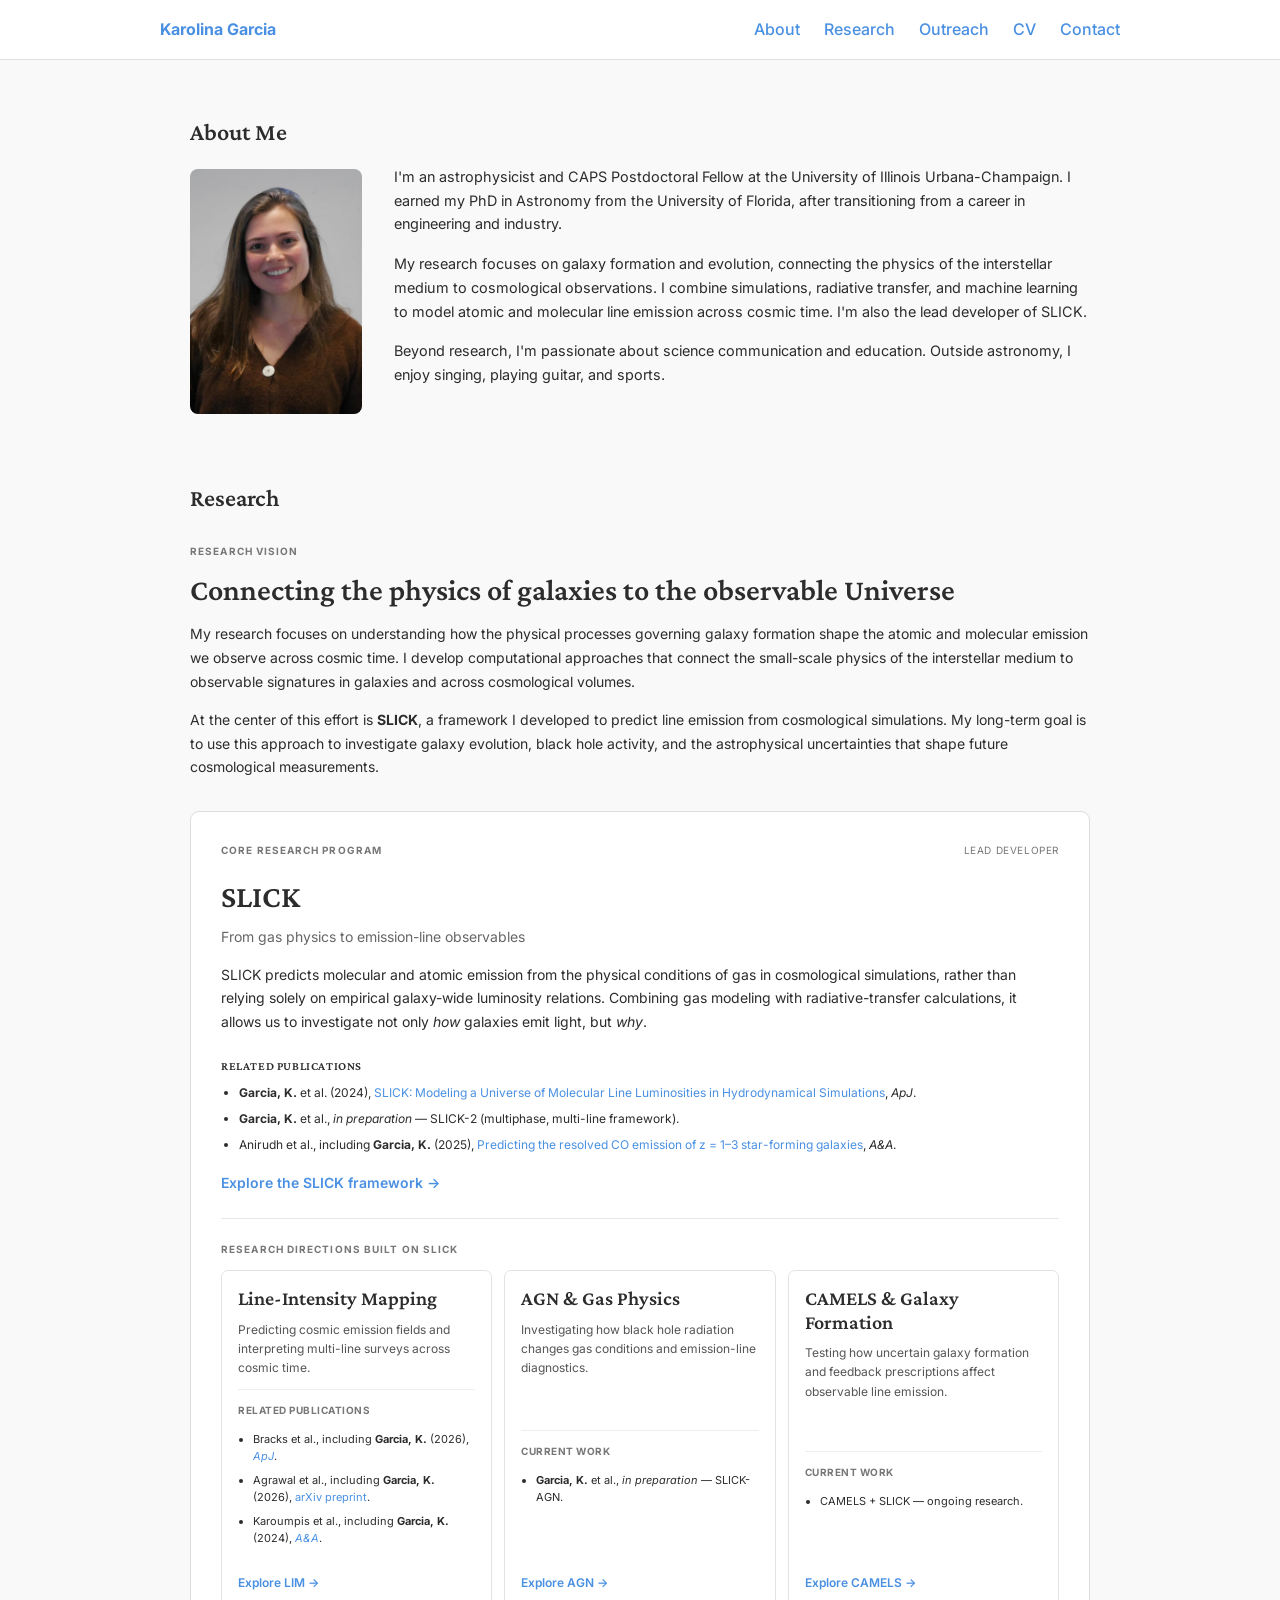
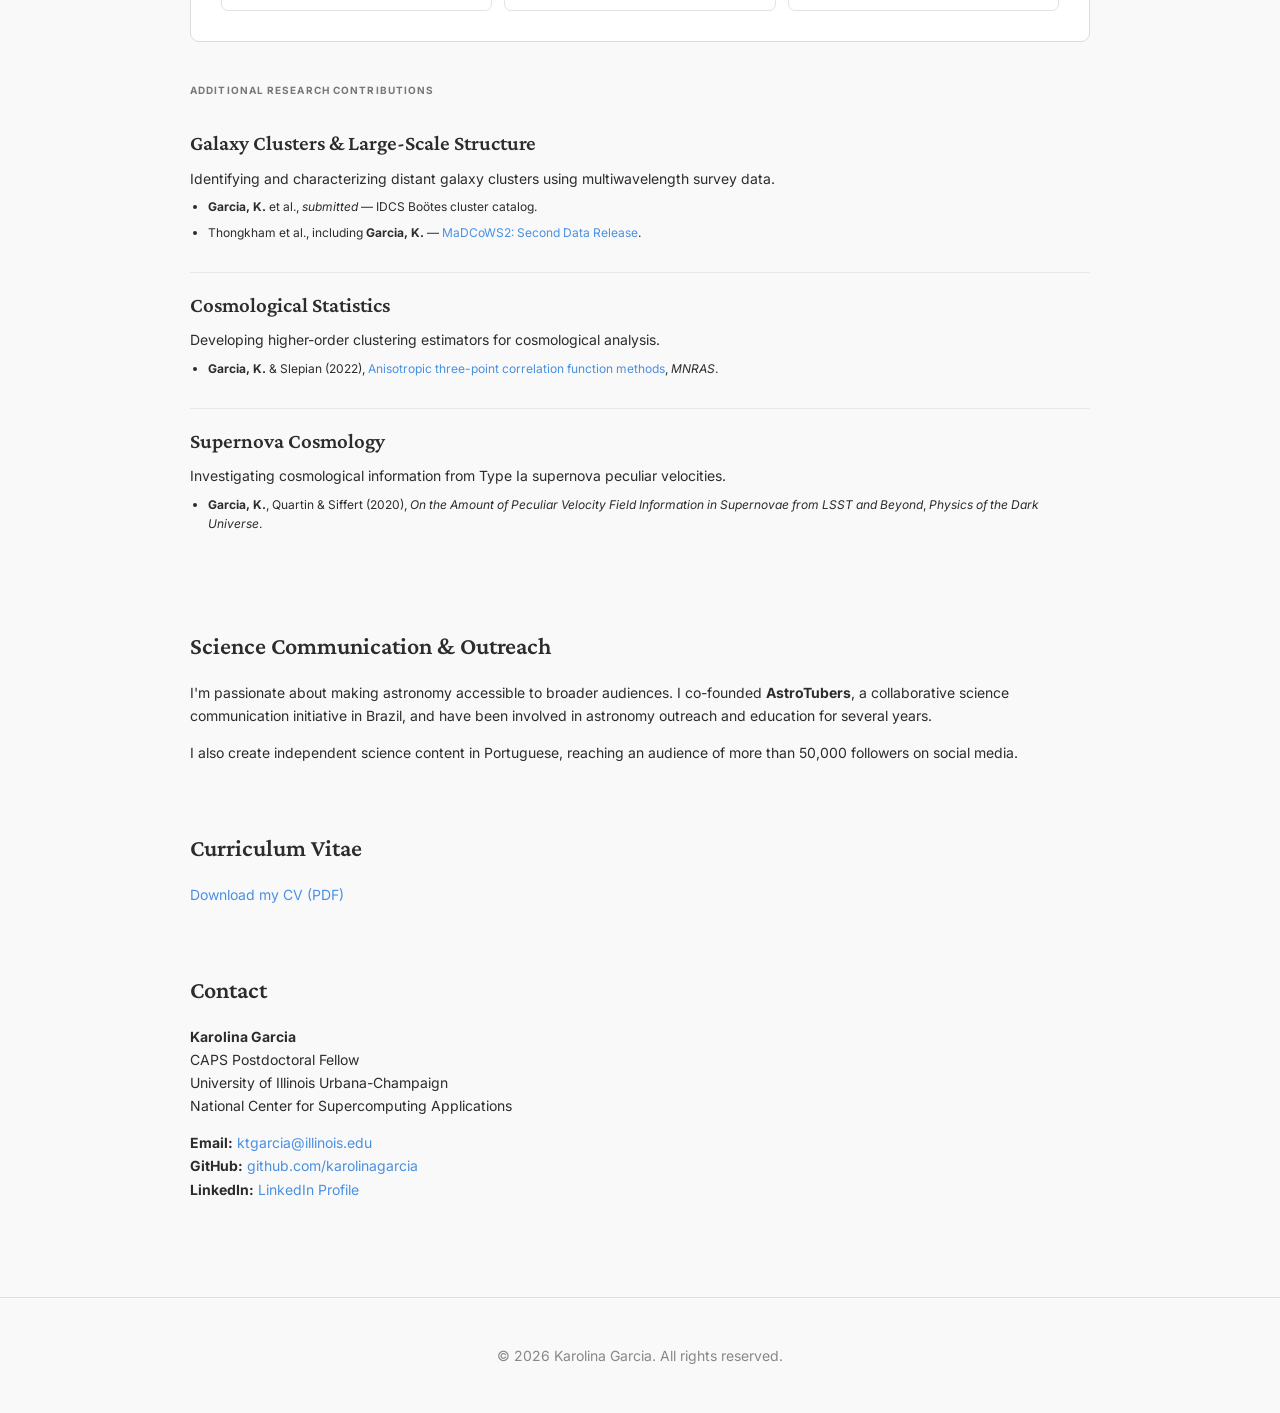
<file: index.html>
<!DOCTYPE html>
<html lang="en">
<head>
  <meta charset="UTF-8">
  <meta name="viewport" content="width=device-width, initial-scale=1.0">

  <title>Karolina Garcia | Astrophysicist</title>

  <meta name="description"
        content="Karolina Garcia is an astrophysicist studying galaxy formation, interstellar medium physics, cosmological simulations, and line-intensity mapping.">

  <link rel="stylesheet" href="./stylesheets/style.css">
</head>

<body>

  <!-- NAVIGATION -->
  <header class="top-nav">
    <div class="nav-container">
      <a href="#home"><strong>Karolina Garcia</strong></a>

      <nav>
        <ul>
          <li><a href="#about">About</a></li>
          <li><a href="#research">Research</a></li>
          <li><a href="#outreach">Outreach</a></li>
          <li><a href="#cv">CV</a></li>
          <li><a href="#contact">Contact</a></li>
        </ul>
      </nav>
    </div>
  </header>


  <main id="home" class="container">

    <!-- ABOUT -->
    <section id="about">
      <h2>About Me</h2>

      <div class="about-flex">
        <img src="./assets/images/avatar/headshot2.jpeg"
             alt="Karolina Garcia"
             class="about-img">

        <div class="about-text">
          <p>
            I'm an astrophysicist and CAPS Postdoctoral Fellow
            at the University of Illinois Urbana-Champaign.
            I earned my PhD in Astronomy from the University
            of Florida, after transitioning from a career
            in engineering and industry.
          </p>

          <p>
            My research focuses on galaxy formation and evolution,
            connecting the physics of the interstellar medium
            to cosmological observations. I combine simulations,
            radiative transfer, and machine learning to model
            atomic and molecular line emission across cosmic time.
            I'm also the lead developer of SLICK.
          </p>

          <p>
            Beyond research, I'm passionate about science
            communication and education. Outside astronomy,
            I enjoy singing, playing guitar, and sports.
          </p>
        </div>
      </div>
    </section>


    <!-- RESEARCH AND PUBLICATIONS -->

    <section id="research" class="research-program">
      <h2>Research</h2>
    
      <div class="research-vision">
        <p class="research-eyebrow">Research vision</p>
        <h3>Connecting the physics of galaxies to the observable Universe</h3>
        <p>My research focuses on understanding how the physical processes governing galaxy formation shape the atomic and molecular emission we observe across cosmic time. I develop computational approaches that connect the small-scale physics of the interstellar medium to observable signatures in galaxies and across cosmological volumes.</p>
        <p>At the center of this effort is <strong>SLICK</strong>, a framework I developed to predict line emission from cosmological simulations. My long-term goal is to use this approach to investigate galaxy evolution, black hole activity, and the astrophysical uncertainties that shape future cosmological measurements.</p>
      </div>
    
      <article class="research-core">
        <div class="research-core-top">
          <p class="research-eyebrow">Core research program</p>
          <span class="research-role">Lead developer</span>
        </div>
        <h3>SLICK</h3>
        <p class="research-subtitle">From gas physics to emission-line observables</p>
        <p>SLICK predicts molecular and atomic emission from the physical conditions of gas in cosmological simulations, rather than relying solely on empirical galaxy-wide luminosity relations. Combining gas modeling with radiative-transfer calculations, it allows us to investigate not only <em>how</em> galaxies emit light, but <em>why</em>.</p>
        <h4>Related publications</h4>
        <ul class="research-pubs">
          <li><strong>Garcia, K.</strong> et al. (2024), <a href="https://doi.org/10.3847/1538-4357/ad642c" target="_blank" rel="noopener noreferrer">SLICK: Modeling a Universe of Molecular Line Luminosities in Hydrodynamical Simulations</a>, <em>ApJ</em>.</li>
          <li><strong>Garcia, K.</strong> et al., <em>in preparation</em> — SLICK-2 (multiphase, multi-line framework).</li>
          <li>Anirudh et al., including <strong>Garcia, K.</strong> (2025), <a href="https://doi.org/10.1051/0004-6361/202453057" target="_blank" rel="noopener noreferrer">Predicting the resolved CO emission of z = 1–3 star-forming galaxies</a>, <em>A&amp;A</em>.</li>
        </ul>
        <p class="research-link"><a href="./research/slick.html">Explore the SLICK framework &rarr;</a></p>
    
        <div class="research-directions">
          <p class="research-eyebrow">Research directions built on SLICK</p>
          <div class="research-direction-grid">
            <article class="research-direction">
              <h4>Line-Intensity Mapping</h4>
              <p>Predicting cosmic emission fields and interpreting multi-line surveys across cosmic time.</p>
              <h5>Related publications</h5>
              <ul class="research-pubs">
                <li>Bracks et al., including <strong>Garcia, K.</strong> (2026), <a href="https://doi.org/10.3847/1538-4357/ae75b5" target="_blank" rel="noopener noreferrer"><em>ApJ</em></a>.</li>
                <li>Agrawal et al., including <strong>Garcia, K.</strong> (2026), <a href="https://doi.org/10.48550/arXiv.2602.24120" target="_blank" rel="noopener noreferrer">arXiv preprint</a>.</li>
                <li>Karoumpis et al., including <strong>Garcia, K.</strong> (2024), <a href="https://ui.adsabs.harvard.edu/abs/2024A%26A...691A.262K/abstract" target="_blank" rel="noopener noreferrer"><em>A&amp;A</em></a>.</li>
              </ul>
              <a class="research-card-link" href="./research/slick-lim.html">Explore LIM &rarr;</a>
            </article>
    
            <article class="research-direction">
              <h4>AGN &amp; Gas Physics</h4>
              <p>Investigating how black hole radiation changes gas conditions and emission-line diagnostics.</p>
              <h5>Current work</h5>
              <ul class="research-pubs">
                <li><strong>Garcia, K.</strong> et al., <em>in preparation</em> — SLICK-AGN.</li>
              </ul>
              <a class="research-card-link" href="./research/slick-agn.html">Explore AGN &rarr;</a>
            </article>
    
            <article class="research-direction">
              <h4>CAMELS &amp; Galaxy Formation</h4>
              <p>Testing how uncertain galaxy formation and feedback prescriptions affect observable line emission.</p>
              <h5>Current work</h5>
              <ul class="research-pubs">
                <li>CAMELS + SLICK — ongoing research.</li>
              </ul>
              <a class="research-card-link" href="./research/slick-camels.html">Explore CAMELS &rarr;</a>
            </article>
          </div>
        </div>
      </article>
    
      <div class="research-additional">
        <p class="research-eyebrow">Additional research contributions</p>
    
        <article class="research-other">
          <h3>Galaxy Clusters &amp; Large-Scale Structure</h3>
          <p>Identifying and characterizing distant galaxy clusters using multiwavelength survey data.</p>
          <ul class="research-pubs">
            <li><strong>Garcia, K.</strong> et al., <em>submitted</em> — IDCS Boötes cluster catalog.</li>
            <li>Thongkham et al., including <strong>Garcia, K.</strong> — <a href="https://arxiv.org/abs/2410.15303" target="_blank" rel="noopener noreferrer">MaDCoWS2: Second Data Release</a>.</li>
          </ul>
        </article>
    
        <article class="research-other">
          <h3>Cosmological Statistics</h3>
          <p>Developing higher-order clustering estimators for cosmological analysis.</p>
          <ul class="research-pubs">
            <li><strong>Garcia, K.</strong> &amp; Slepian (2022), <a href="https://academic.oup.com/mnras/article/515/1/1199/6604894" target="_blank" rel="noopener noreferrer">Anisotropic three-point correlation function methods</a>, <em>MNRAS</em>.</li>
          </ul>
        </article>
    
        <article class="research-other">
          <h3>Supernova Cosmology</h3>
          <p>Investigating cosmological information from Type Ia supernova peculiar velocities.</p>
          <ul class="research-pubs">
            <li><strong>Garcia, K.</strong>, Quartin &amp; Siffert (2020), <em>On the Amount of Peculiar Velocity Field Information in Supernovae from LSST and Beyond</em>, <em>Physics of the Dark Universe</em>.</li>
          </ul>
        </article>
      </div>
    </section>



    <!-- OUTREACH -->
    <section id="outreach">
      <h2>Science Communication &amp; Outreach</h2>

      <p>
        I'm passionate about making astronomy accessible
        to broader audiences. I co-founded
        <strong>AstroTubers</strong>, a collaborative
        science communication initiative in Brazil,
        and have been involved in astronomy outreach
        and education for several years.
      </p>

      <p>
        I also create independent science content in
        Portuguese, reaching an audience of more than
        50,000 followers on social media.
      </p>
    </section>


    <!-- CV -->
    <section id="cv">
      <h2>Curriculum Vitae</h2>

      <p>
        <a href="./assets/KGarcia_CV_2026.pdf"
           target="_blank" rel="noopener noreferrer">
          Download my CV (PDF)
        </a>
      </p>
    </section>



    <!-- CONTACT -->
    <section id="contact">
      <h2>Contact</h2>
    
      <p>
        <strong>Karolina Garcia</strong><br>
        CAPS Postdoctoral Fellow<br>
        University of Illinois Urbana-Champaign<br>
        National Center for Supercomputing Applications
      </p>
    
      <p>
        <strong>Email:</strong>
        <a href="mailto:ktgarcia@illinois.edu">
          ktgarcia@illinois.edu
        </a>
        <br>
    
        <strong>GitHub:</strong>
        <a href="https://github.com/karolinagarcia"
           target="_blank" rel="noopener noreferrer">
          github.com/karolinagarcia
        </a>
        <br>
    
        <strong>LinkedIn:</strong>
        <a href="https://linkedin.com/in/karolinagarcia"
           target="_blank" rel="noopener noreferrer">
          LinkedIn Profile
        </a>
      </p>
    </section>


  </main>


  <!-- FOOTER -->
  <footer>
    <p>&copy; 2026 Karolina Garcia. All rights reserved.</p>
  </footer>

</body>
</html>
</file>
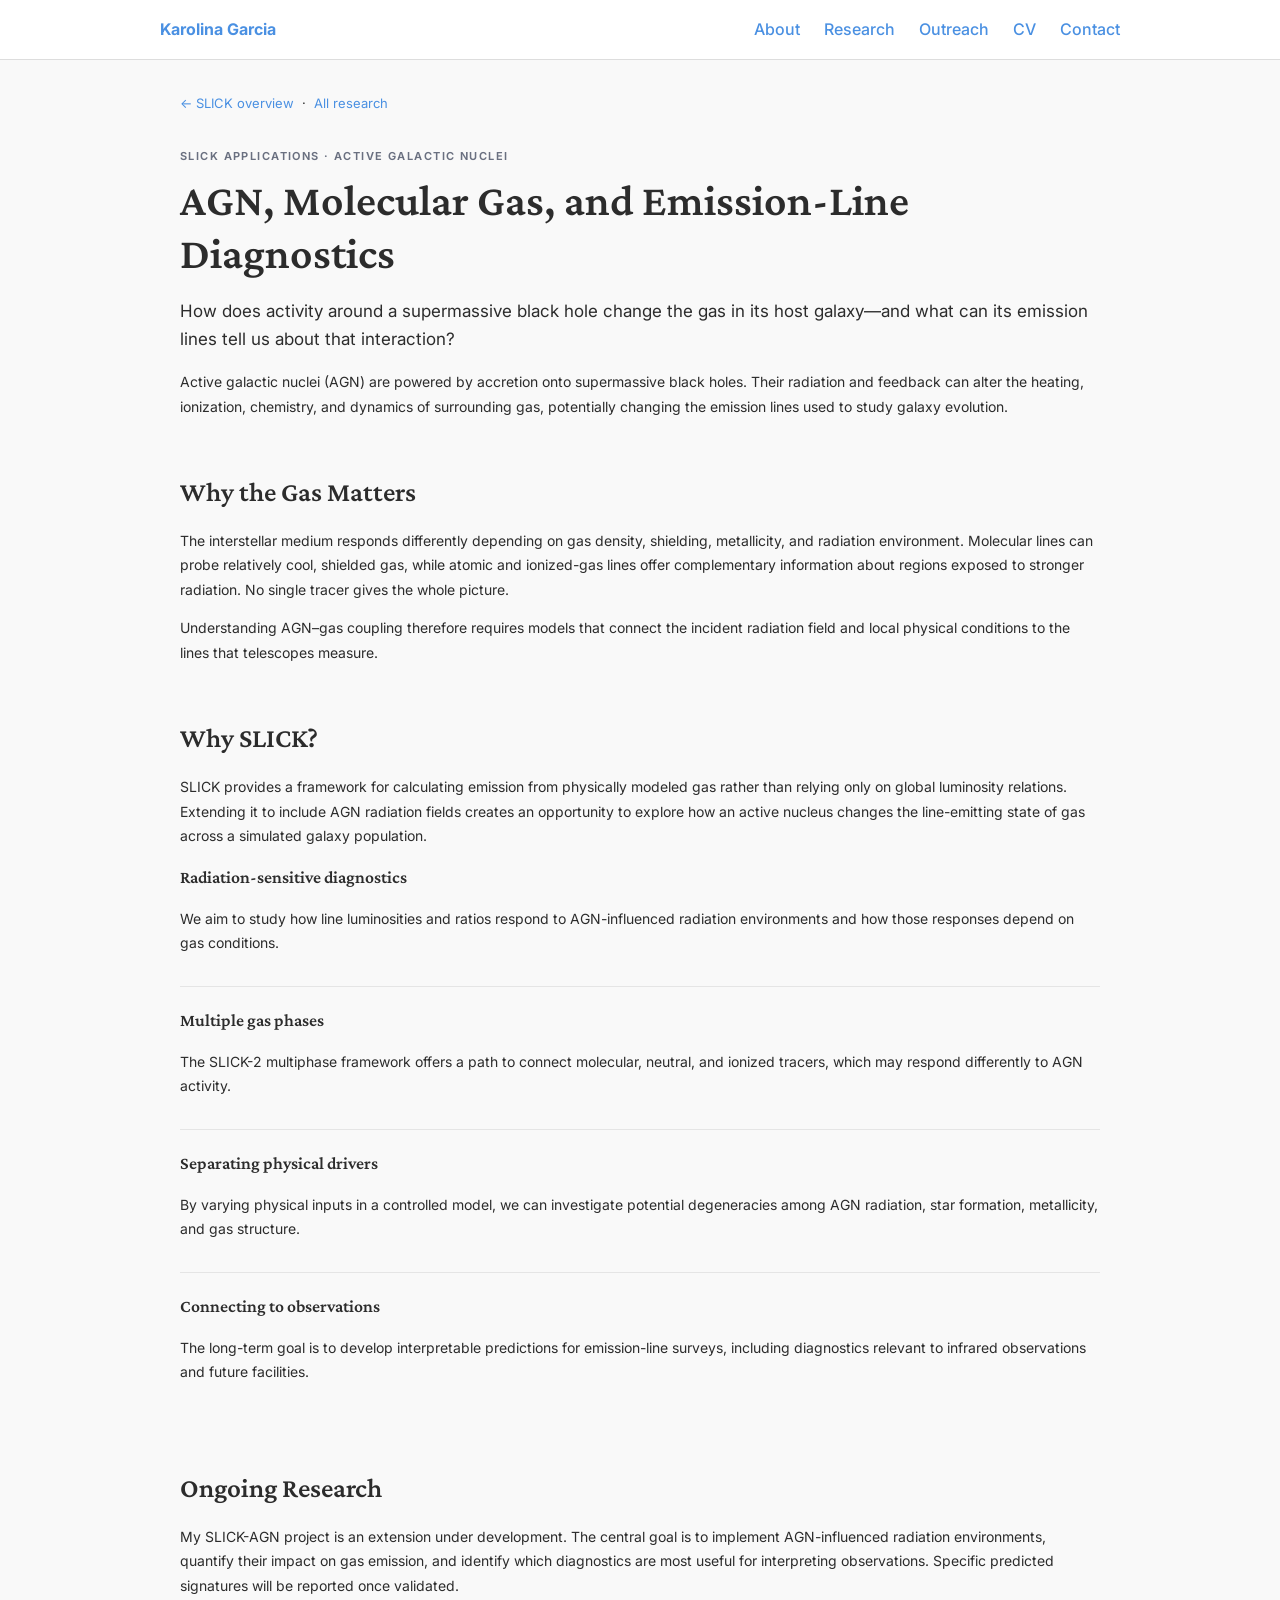
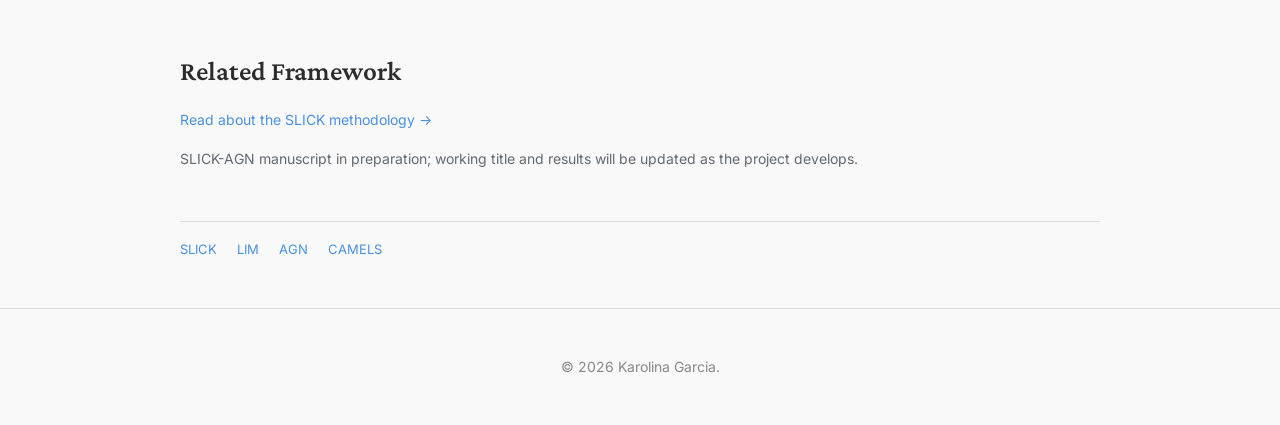
<file: research/slick-agn.html>
<!DOCTYPE html><html lang="en"><head><meta charset="UTF-8"><meta name="viewport" content="width=device-width,initial-scale=1"><meta name="description" content="Using SLICK to investigate how AGN radiation affects the ISM and emission-line diagnostics."><title>SLICK for AGN — Karolina Garcia</title><link rel="stylesheet" href="../stylesheets/style.css"><style>
.project-page{max-width:920px}.project-page section{margin:0 0 3.1rem}.project-page h1{font-family:'Crimson Pro',serif;font-size:clamp(2rem,4vw,2.75rem);line-height:1.2;margin:.55rem 0 1rem}.project-page h2{font-family:'Crimson Pro',serif;font-size:1.7rem;margin:0 0 .85rem}.project-page h3{font-size:1.1rem;margin:0 0 .5rem}.project-page p,.project-page li{font-size:14px;line-height:1.75}.project-page .lead{font-size:17px;line-height:1.65}.project-page .eyebrow{font-size:11px;letter-spacing:.13em;text-transform:uppercase;color:#6a7080;font-weight:650}.project-page .back{font-size:13px;margin:0 0 2rem}.project-page .statement{border-left:3px solid #4a90e2;padding:.6rem 1rem;margin:1.4rem 0;font-family:'Crimson Pro',serif;font-size:1.35rem;line-height:1.5}.project-page figure{margin:1.5rem 0}.project-page figure img{display:block;width:100%;height:auto;border-radius:5px}.project-page figcaption{font-size:12px;line-height:1.55;color:#626971;margin-top:.6rem}.project-page .feature{padding:0 0 1rem;border-bottom:1px solid #e5e5e5;margin-bottom:1.2rem}.project-page .feature:last-child{border-bottom:0}.project-page .application-grid{display:grid;grid-template-columns:repeat(3,minmax(0,1fr));gap:1rem;margin:1.4rem 0}.project-page .application{border:1px solid #ddd;border-radius:8px;padding:1.15rem;background:white;display:flex;flex-direction:column;gap:.6rem}.project-page .application p{margin:0;flex:1}.project-page .application a{font-size:13px;font-weight:600}.project-page .muted{color:#626971}.project-page .reading{padding-left:1.2rem}.project-page .reading li{margin-bottom:.65rem}.project-page .subnav{font-size:13px;padding:1rem 0;border-top:1px solid #ddd}.project-page .subnav a{margin-right:1.25rem;display:inline-block}.project-page .kicker{font-size:12px;color:#626971}.project-page a{overflow-wrap:anywhere}@media(max-width:720px){.project-page .application-grid{grid-template-columns:1fr}.project-page .lead{font-size:16px}.project-page h2{font-size:1.5rem}}
</style></head><body><header class="top-nav"><div class="nav-container"><a href="../index.html"><strong>Karolina Garcia</strong></a><nav aria-label="Main navigation"><ul><li><a href="../index.html#about">About</a></li><li><a href="../index.html#research">Research</a></li><li><a href="../index.html#outreach">Outreach</a></li><li><a href="../index.html#cv">CV</a></li><li><a href="../index.html#contact">Contact</a></li></ul></nav></div></header><main class="container project-page"><p class="back"><a href="./slick.html">&larr; SLICK overview</a> &nbsp;·&nbsp; <a href="../index.html#research">All research</a></p><section><div class="eyebrow">SLICK applications · Active galactic nuclei</div><h1>AGN, Molecular Gas, and Emission-Line Diagnostics</h1><p class="lead">How does activity around a supermassive black hole change the gas in its host galaxy—and what can its emission lines tell us about that interaction?</p><p>Active galactic nuclei (AGN) are powered by accretion onto supermassive black holes. Their radiation and feedback can alter the heating, ionization, chemistry, and dynamics of surrounding gas, potentially changing the emission lines used to study galaxy evolution.</p></section><section><h2>Why the Gas Matters</h2><p>The interstellar medium responds differently depending on gas density, shielding, metallicity, and radiation environment. Molecular lines can probe relatively cool, shielded gas, while atomic and ionized-gas lines offer complementary information about regions exposed to stronger radiation. No single tracer gives the whole picture.</p><p>Understanding AGN–gas coupling therefore requires models that connect the incident radiation field and local physical conditions to the lines that telescopes measure.</p></section><section><h2>Why SLICK?</h2><p>SLICK provides a framework for calculating emission from physically modeled gas rather than relying only on global luminosity relations. Extending it to include AGN radiation fields creates an opportunity to explore how an active nucleus changes the line-emitting state of gas across a simulated galaxy population.</p><div class="feature"><h3>Radiation-sensitive diagnostics</h3><p>We aim to study how line luminosities and ratios respond to AGN-influenced radiation environments and how those responses depend on gas conditions.</p></div><div class="feature"><h3>Multiple gas phases</h3><p>The SLICK-2 multiphase framework offers a path to connect molecular, neutral, and ionized tracers, which may respond differently to AGN activity.</p></div><div class="feature"><h3>Separating physical drivers</h3><p>By varying physical inputs in a controlled model, we can investigate potential degeneracies among AGN radiation, star formation, metallicity, and gas structure.</p></div><div class="feature"><h3>Connecting to observations</h3><p>The long-term goal is to develop interpretable predictions for emission-line surveys, including diagnostics relevant to infrared observations and future facilities.</p></div></section><section><h2>Ongoing Research</h2><p>My SLICK-AGN project is an extension under development. The central goal is to implement AGN-influenced radiation environments, quantify their impact on gas emission, and identify which diagnostics are most useful for interpreting observations. Specific predicted signatures will be reported once validated.</p></section><section><h2>Related Framework</h2><p><a href="./slick.html">Read about the SLICK methodology &rarr;</a></p><p class="muted">SLICK-AGN manuscript in preparation; working title and results will be updated as the project develops.</p></section><nav class="subnav" aria-label="Related SLICK projects"><a href="./slick.html">SLICK</a><a href="./slick-lim.html">LIM</a><a href="./slick-agn.html">AGN</a><a href="./slick-camels.html">CAMELS</a></nav></main><footer><p>&copy; 2026 Karolina Garcia.</p></footer></body></html>
</file>
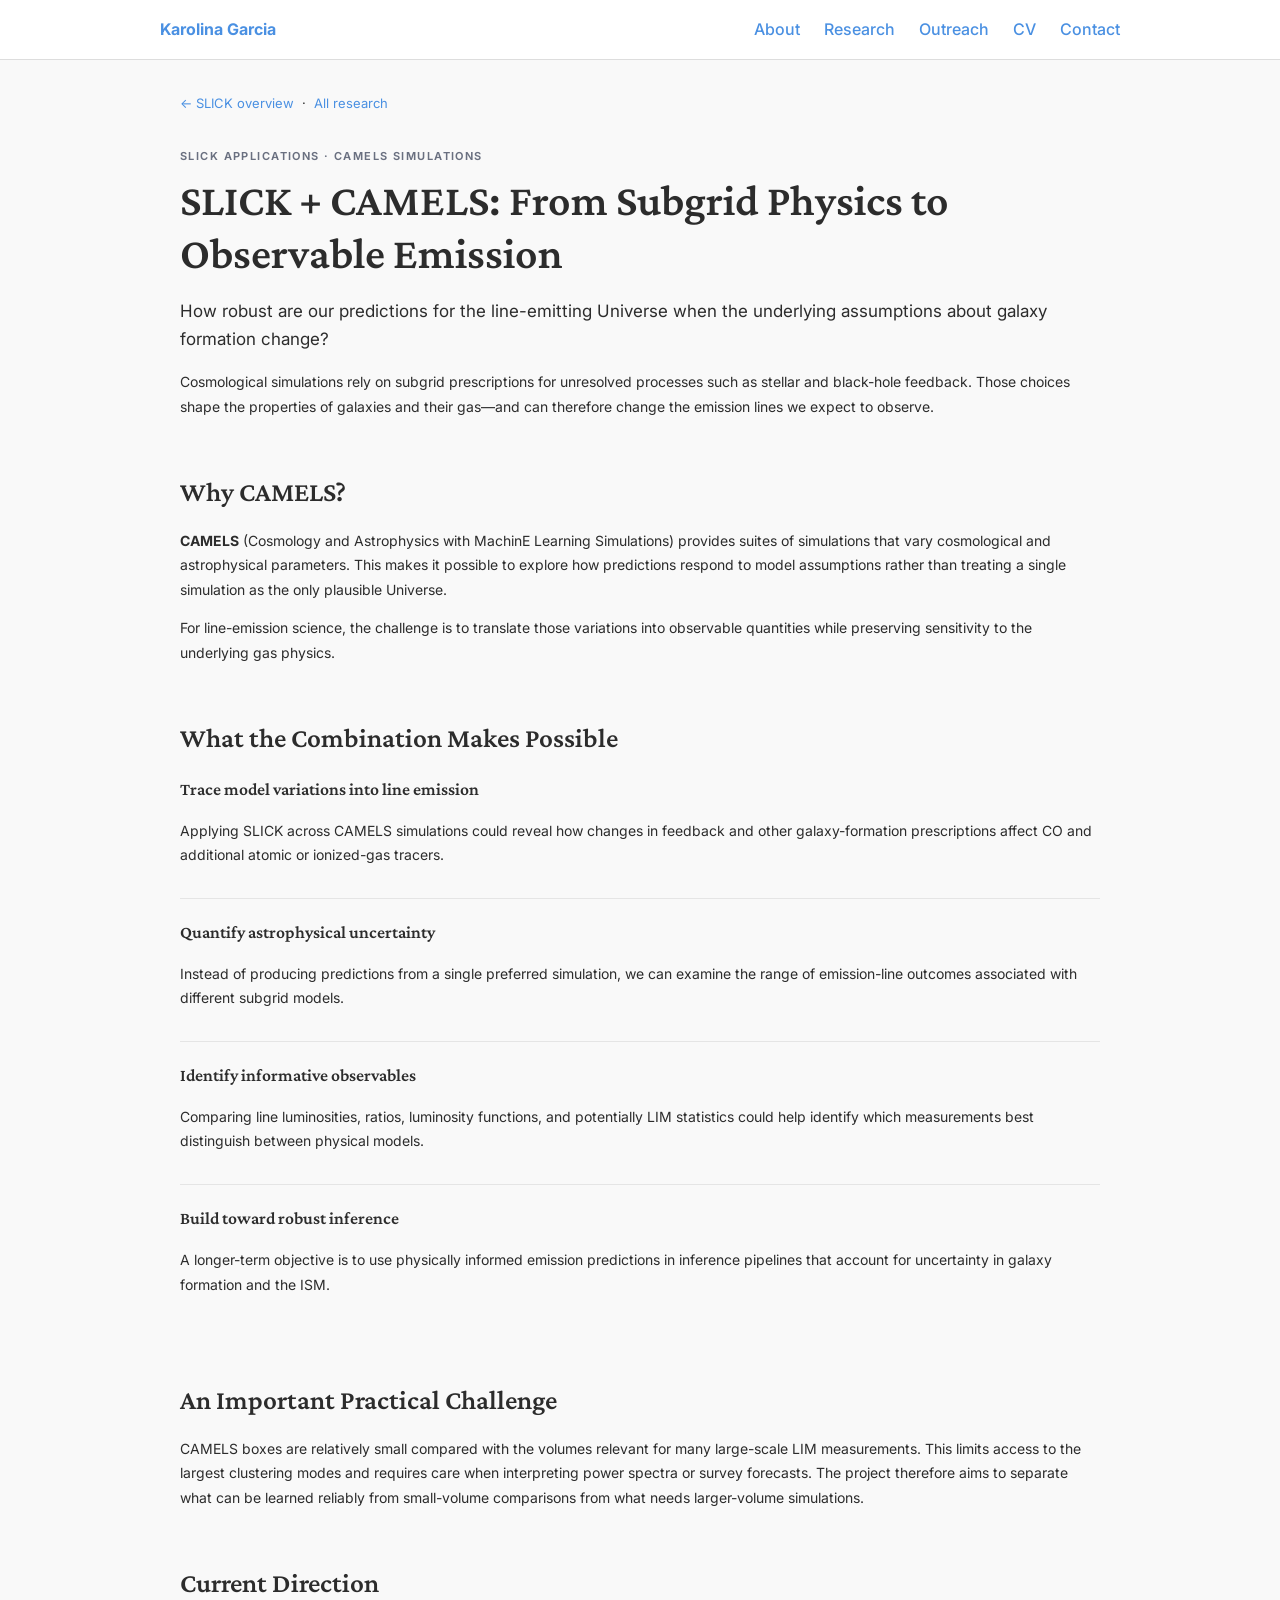
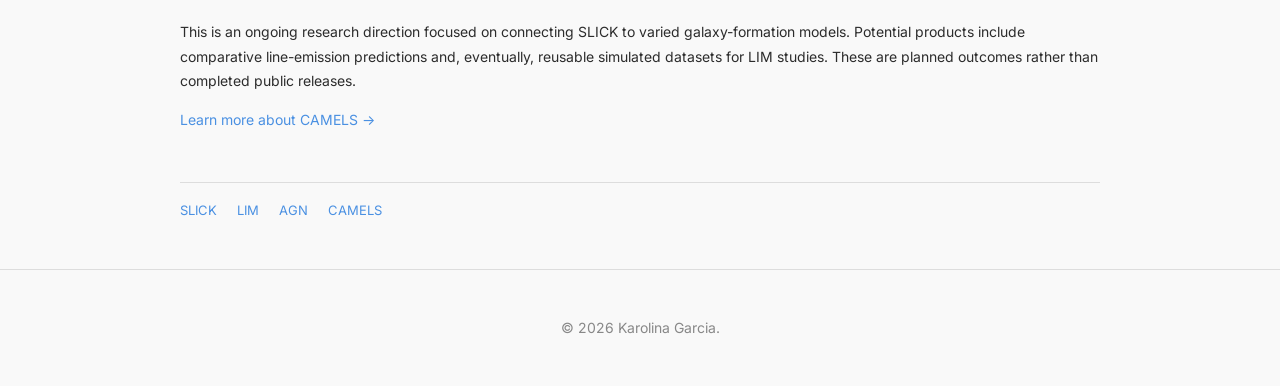
<file: research/slick-camels.html>
<!DOCTYPE html><html lang="en"><head><meta charset="UTF-8"><meta name="viewport" content="width=device-width,initial-scale=1"><meta name="description" content="Using SLICK and CAMELS to investigate uncertainties in galaxy-formation physics and line emission."><title>SLICK + CAMELS — Karolina Garcia</title><link rel="stylesheet" href="../stylesheets/style.css"><style>
.project-page{max-width:920px}.project-page section{margin:0 0 3.1rem}.project-page h1{font-family:'Crimson Pro',serif;font-size:clamp(2rem,4vw,2.75rem);line-height:1.2;margin:.55rem 0 1rem}.project-page h2{font-family:'Crimson Pro',serif;font-size:1.7rem;margin:0 0 .85rem}.project-page h3{font-size:1.1rem;margin:0 0 .5rem}.project-page p,.project-page li{font-size:14px;line-height:1.75}.project-page .lead{font-size:17px;line-height:1.65}.project-page .eyebrow{font-size:11px;letter-spacing:.13em;text-transform:uppercase;color:#6a7080;font-weight:650}.project-page .back{font-size:13px;margin:0 0 2rem}.project-page .statement{border-left:3px solid #4a90e2;padding:.6rem 1rem;margin:1.4rem 0;font-family:'Crimson Pro',serif;font-size:1.35rem;line-height:1.5}.project-page figure{margin:1.5rem 0}.project-page figure img{display:block;width:100%;height:auto;border-radius:5px}.project-page figcaption{font-size:12px;line-height:1.55;color:#626971;margin-top:.6rem}.project-page .feature{padding:0 0 1rem;border-bottom:1px solid #e5e5e5;margin-bottom:1.2rem}.project-page .feature:last-child{border-bottom:0}.project-page .application-grid{display:grid;grid-template-columns:repeat(3,minmax(0,1fr));gap:1rem;margin:1.4rem 0}.project-page .application{border:1px solid #ddd;border-radius:8px;padding:1.15rem;background:white;display:flex;flex-direction:column;gap:.6rem}.project-page .application p{margin:0;flex:1}.project-page .application a{font-size:13px;font-weight:600}.project-page .muted{color:#626971}.project-page .reading{padding-left:1.2rem}.project-page .reading li{margin-bottom:.65rem}.project-page .subnav{font-size:13px;padding:1rem 0;border-top:1px solid #ddd}.project-page .subnav a{margin-right:1.25rem;display:inline-block}.project-page .kicker{font-size:12px;color:#626971}.project-page a{overflow-wrap:anywhere}@media(max-width:720px){.project-page .application-grid{grid-template-columns:1fr}.project-page .lead{font-size:16px}.project-page h2{font-size:1.5rem}}
</style></head><body><header class="top-nav"><div class="nav-container"><a href="../index.html"><strong>Karolina Garcia</strong></a><nav aria-label="Main navigation"><ul><li><a href="../index.html#about">About</a></li><li><a href="../index.html#research">Research</a></li><li><a href="../index.html#outreach">Outreach</a></li><li><a href="../index.html#cv">CV</a></li><li><a href="../index.html#contact">Contact</a></li></ul></nav></div></header><main class="container project-page"><p class="back"><a href="./slick.html">&larr; SLICK overview</a> &nbsp;·&nbsp; <a href="../index.html#research">All research</a></p><section><div class="eyebrow">SLICK applications · CAMELS simulations</div><h1>SLICK + CAMELS: From Subgrid Physics to Observable Emission</h1><p class="lead">How robust are our predictions for the line-emitting Universe when the underlying assumptions about galaxy formation change?</p><p>Cosmological simulations rely on subgrid prescriptions for unresolved processes such as stellar and black-hole feedback. Those choices shape the properties of galaxies and their gas—and can therefore change the emission lines we expect to observe.</p></section><section><h2>Why CAMELS?</h2><p><strong>CAMELS</strong> (Cosmology and Astrophysics with MachinE Learning Simulations) provides suites of simulations that vary cosmological and astrophysical parameters. This makes it possible to explore how predictions respond to model assumptions rather than treating a single simulation as the only plausible Universe.</p><p>For line-emission science, the challenge is to translate those variations into observable quantities while preserving sensitivity to the underlying gas physics.</p></section><section><h2>What the Combination Makes Possible</h2><div class="feature"><h3>Trace model variations into line emission</h3><p>Applying SLICK across CAMELS simulations could reveal how changes in feedback and other galaxy-formation prescriptions affect CO and additional atomic or ionized-gas tracers.</p></div><div class="feature"><h3>Quantify astrophysical uncertainty</h3><p>Instead of producing predictions from a single preferred simulation, we can examine the range of emission-line outcomes associated with different subgrid models.</p></div><div class="feature"><h3>Identify informative observables</h3><p>Comparing line luminosities, ratios, luminosity functions, and potentially LIM statistics could help identify which measurements best distinguish between physical models.</p></div><div class="feature"><h3>Build toward robust inference</h3><p>A longer-term objective is to use physically informed emission predictions in inference pipelines that account for uncertainty in galaxy formation and the ISM.</p></div></section><section><h2>An Important Practical Challenge</h2><p>CAMELS boxes are relatively small compared with the volumes relevant for many large-scale LIM measurements. This limits access to the largest clustering modes and requires care when interpreting power spectra or survey forecasts. The project therefore aims to separate what can be learned reliably from small-volume comparisons from what needs larger-volume simulations.</p></section><section><h2>Current Direction</h2><p>This is an ongoing research direction focused on connecting SLICK to varied galaxy-formation models. Potential products include comparative line-emission predictions and, eventually, reusable simulated datasets for LIM studies. These are planned outcomes rather than completed public releases.</p><p><a href="https://www.camel-simulations.org/" target="_blank" rel="noopener noreferrer">Learn more about CAMELS &rarr;</a></p></section><nav class="subnav" aria-label="Related SLICK projects"><a href="./slick.html">SLICK</a><a href="./slick-lim.html">LIM</a><a href="./slick-agn.html">AGN</a><a href="./slick-camels.html">CAMELS</a></nav></main><footer><p>&copy; 2026 Karolina Garcia.</p></footer></body></html>
</file>
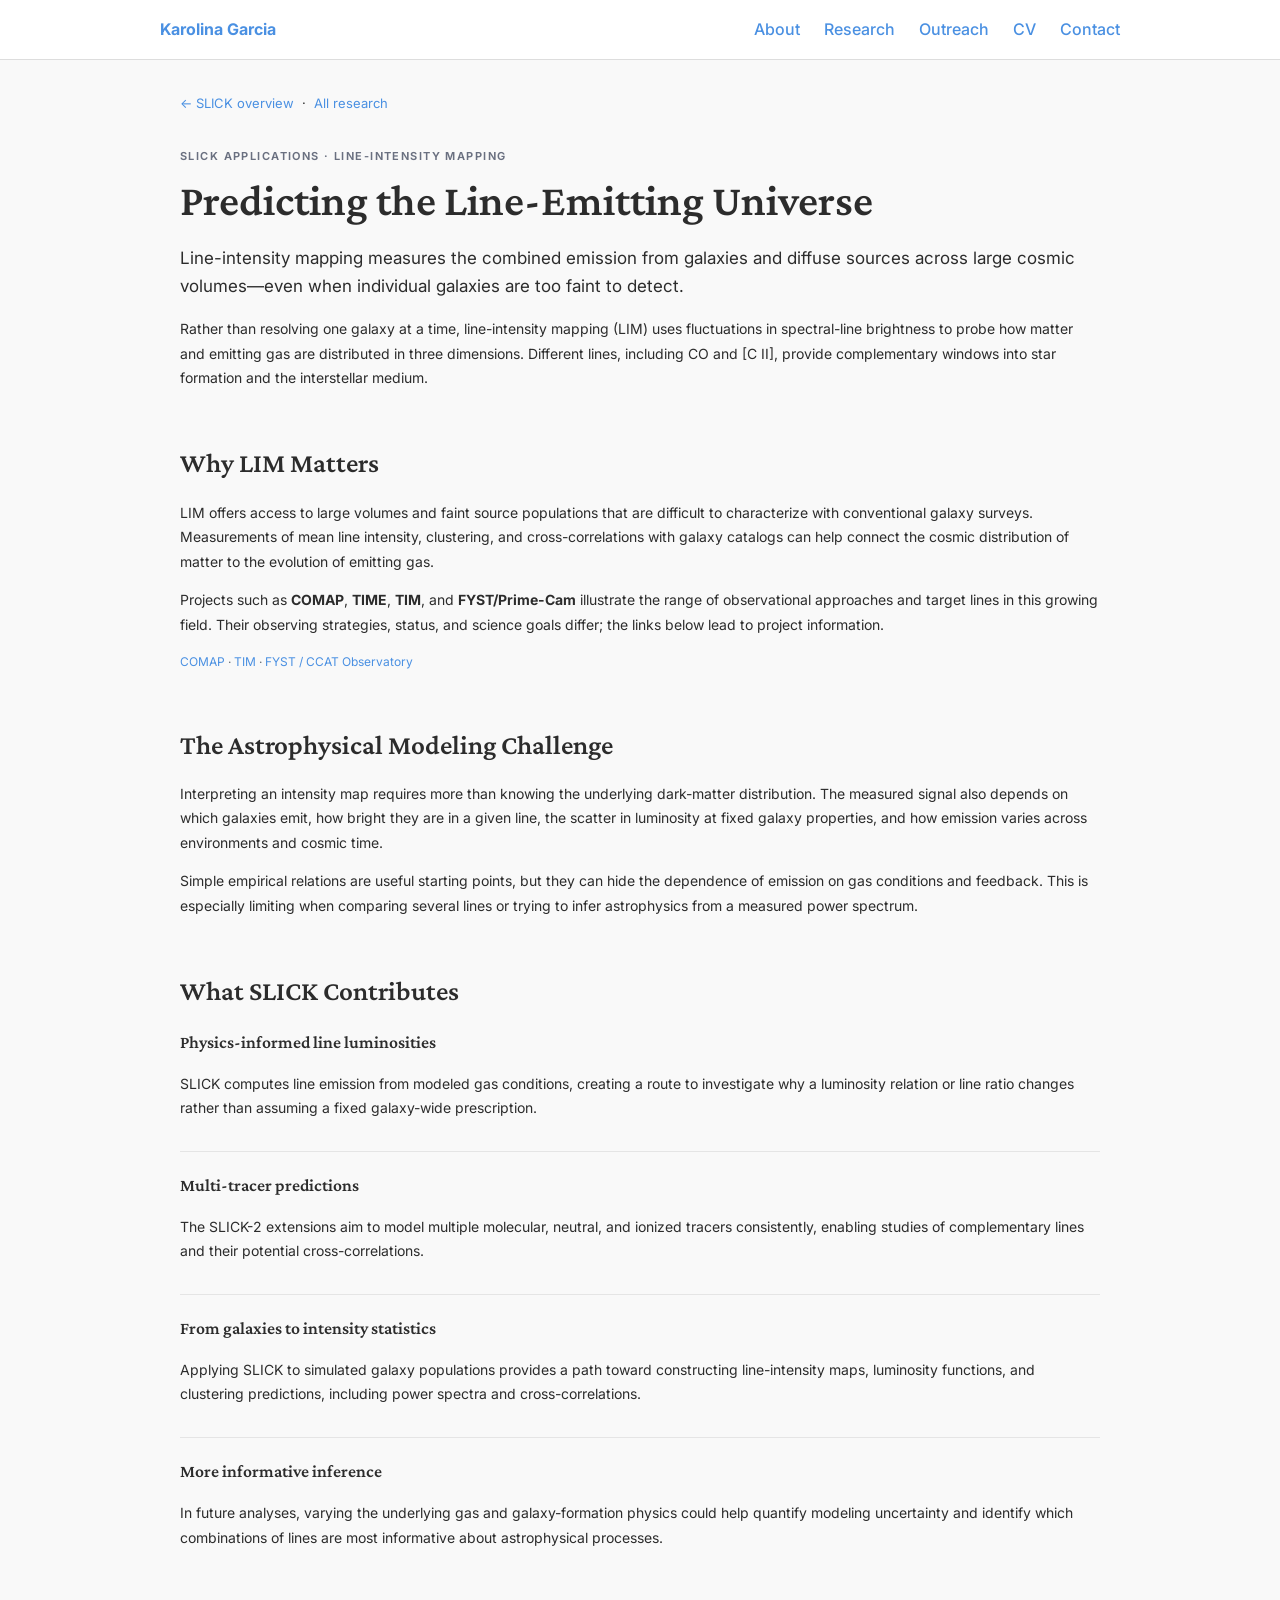
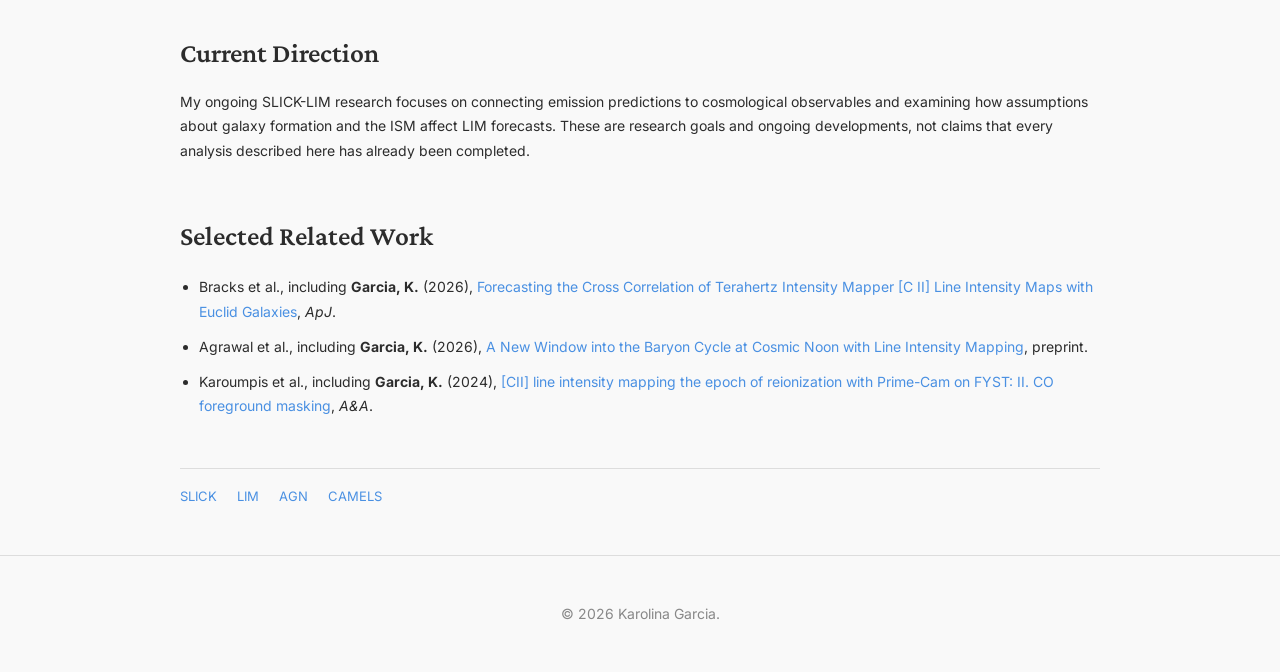
<file: research/slick-lim.html>
<!DOCTYPE html><html lang="en"><head><meta charset="UTF-8"><meta name="viewport" content="width=device-width,initial-scale=1"><meta name="description" content="Why line-intensity mapping needs physics-informed emission models and how SLICK can contribute."><title>SLICK for Line-Intensity Mapping — Karolina Garcia</title><link rel="stylesheet" href="../stylesheets/style.css"><style>
.project-page{max-width:920px}.project-page section{margin:0 0 3.1rem}.project-page h1{font-family:'Crimson Pro',serif;font-size:clamp(2rem,4vw,2.75rem);line-height:1.2;margin:.55rem 0 1rem}.project-page h2{font-family:'Crimson Pro',serif;font-size:1.7rem;margin:0 0 .85rem}.project-page h3{font-size:1.1rem;margin:0 0 .5rem}.project-page p,.project-page li{font-size:14px;line-height:1.75}.project-page .lead{font-size:17px;line-height:1.65}.project-page .eyebrow{font-size:11px;letter-spacing:.13em;text-transform:uppercase;color:#6a7080;font-weight:650}.project-page .back{font-size:13px;margin:0 0 2rem}.project-page .statement{border-left:3px solid #4a90e2;padding:.6rem 1rem;margin:1.4rem 0;font-family:'Crimson Pro',serif;font-size:1.35rem;line-height:1.5}.project-page figure{margin:1.5rem 0}.project-page figure img{display:block;width:100%;height:auto;border-radius:5px}.project-page figcaption{font-size:12px;line-height:1.55;color:#626971;margin-top:.6rem}.project-page .feature{padding:0 0 1rem;border-bottom:1px solid #e5e5e5;margin-bottom:1.2rem}.project-page .feature:last-child{border-bottom:0}.project-page .application-grid{display:grid;grid-template-columns:repeat(3,minmax(0,1fr));gap:1rem;margin:1.4rem 0}.project-page .application{border:1px solid #ddd;border-radius:8px;padding:1.15rem;background:white;display:flex;flex-direction:column;gap:.6rem}.project-page .application p{margin:0;flex:1}.project-page .application a{font-size:13px;font-weight:600}.project-page .muted{color:#626971}.project-page .reading{padding-left:1.2rem}.project-page .reading li{margin-bottom:.65rem}.project-page .subnav{font-size:13px;padding:1rem 0;border-top:1px solid #ddd}.project-page .subnav a{margin-right:1.25rem;display:inline-block}.project-page .kicker{font-size:12px;color:#626971}.project-page a{overflow-wrap:anywhere}@media(max-width:720px){.project-page .application-grid{grid-template-columns:1fr}.project-page .lead{font-size:16px}.project-page h2{font-size:1.5rem}}
</style></head><body><header class="top-nav"><div class="nav-container"><a href="../index.html"><strong>Karolina Garcia</strong></a><nav aria-label="Main navigation"><ul><li><a href="../index.html#about">About</a></li><li><a href="../index.html#research">Research</a></li><li><a href="../index.html#outreach">Outreach</a></li><li><a href="../index.html#cv">CV</a></li><li><a href="../index.html#contact">Contact</a></li></ul></nav></div></header><main class="container project-page"><p class="back"><a href="./slick.html">&larr; SLICK overview</a> &nbsp;·&nbsp; <a href="../index.html#research">All research</a></p><section><div class="eyebrow">SLICK applications · Line-intensity mapping</div><h1>Predicting the Line-Emitting Universe</h1><p class="lead">Line-intensity mapping measures the combined emission from galaxies and diffuse sources across large cosmic volumes—even when individual galaxies are too faint to detect.</p><p>Rather than resolving one galaxy at a time, line-intensity mapping (LIM) uses fluctuations in spectral-line brightness to probe how matter and emitting gas are distributed in three dimensions. Different lines, including CO and [C II], provide complementary windows into star formation and the interstellar medium.</p></section><section><h2>Why LIM Matters</h2><p>LIM offers access to large volumes and faint source populations that are difficult to characterize with conventional galaxy surveys. Measurements of mean line intensity, clustering, and cross-correlations with galaxy catalogs can help connect the cosmic distribution of matter to the evolution of emitting gas.</p><p>Projects such as <strong>COMAP</strong>, <strong>TIME</strong>, <strong>TIM</strong>, and <strong>FYST/Prime-Cam</strong> illustrate the range of observational approaches and target lines in this growing field. Their observing strategies, status, and science goals differ; the links below lead to project information.</p><p class="kicker"><a href="https://comap.caltech.edu/" target="_blank" rel="noopener noreferrer">COMAP</a> · <a href="https://tim.astro.illinois.edu/" target="_blank" rel="noopener noreferrer">TIM</a> · <a href="https://www.ccatobservatory.org/" target="_blank" rel="noopener noreferrer">FYST / CCAT Observatory</a></p></section><section><h2>The Astrophysical Modeling Challenge</h2><p>Interpreting an intensity map requires more than knowing the underlying dark-matter distribution. The measured signal also depends on which galaxies emit, how bright they are in a given line, the scatter in luminosity at fixed galaxy properties, and how emission varies across environments and cosmic time.</p><p>Simple empirical relations are useful starting points, but they can hide the dependence of emission on gas conditions and feedback. This is especially limiting when comparing several lines or trying to infer astrophysics from a measured power spectrum.</p></section><section><h2>What SLICK Contributes</h2><div class="feature"><h3>Physics-informed line luminosities</h3><p>SLICK computes line emission from modeled gas conditions, creating a route to investigate why a luminosity relation or line ratio changes rather than assuming a fixed galaxy-wide prescription.</p></div><div class="feature"><h3>Multi-tracer predictions</h3><p>The SLICK-2 extensions aim to model multiple molecular, neutral, and ionized tracers consistently, enabling studies of complementary lines and their potential cross-correlations.</p></div><div class="feature"><h3>From galaxies to intensity statistics</h3><p>Applying SLICK to simulated galaxy populations provides a path toward constructing line-intensity maps, luminosity functions, and clustering predictions, including power spectra and cross-correlations.</p></div><div class="feature"><h3>More informative inference</h3><p>In future analyses, varying the underlying gas and galaxy-formation physics could help quantify modeling uncertainty and identify which combinations of lines are most informative about astrophysical processes.</p></div></section><section><h2>Current Direction</h2><p>My ongoing SLICK-LIM research focuses on connecting emission predictions to cosmological observables and examining how assumptions about galaxy formation and the ISM affect LIM forecasts. These are research goals and ongoing developments, not claims that every analysis described here has already been completed.</p></section><section><h2>Selected Related Work</h2><ul class="reading"><li>Bracks et al., including <strong>Garcia, K.</strong> (2026), <a href="https://doi.org/10.3847/1538-4357/ae75b5" target="_blank" rel="noopener noreferrer">Forecasting the Cross Correlation of Terahertz Intensity Mapper [C II] Line Intensity Maps with Euclid Galaxies</a>, <em>ApJ</em>.</li><li>Agrawal et al., including <strong>Garcia, K.</strong> (2026), <a href="https://doi.org/10.48550/arXiv.2602.24120" target="_blank" rel="noopener noreferrer">A New Window into the Baryon Cycle at Cosmic Noon with Line Intensity Mapping</a>, preprint.</li><li>Karoumpis et al., including <strong>Garcia, K.</strong> (2024), <a href="https://ui.adsabs.harvard.edu/abs/2024A%26A...691A.262K/abstract" target="_blank" rel="noopener noreferrer">[CII] line intensity mapping the epoch of reionization with Prime-Cam on FYST: II. CO foreground masking</a>, <em>A&amp;A</em>.</li></ul></section><nav class="subnav" aria-label="Related SLICK projects"><a href="./slick.html">SLICK</a><a href="./slick-lim.html">LIM</a><a href="./slick-agn.html">AGN</a><a href="./slick-camels.html">CAMELS</a></nav></main><footer><p>&copy; 2026 Karolina Garcia.</p></footer></body></html>
</file>
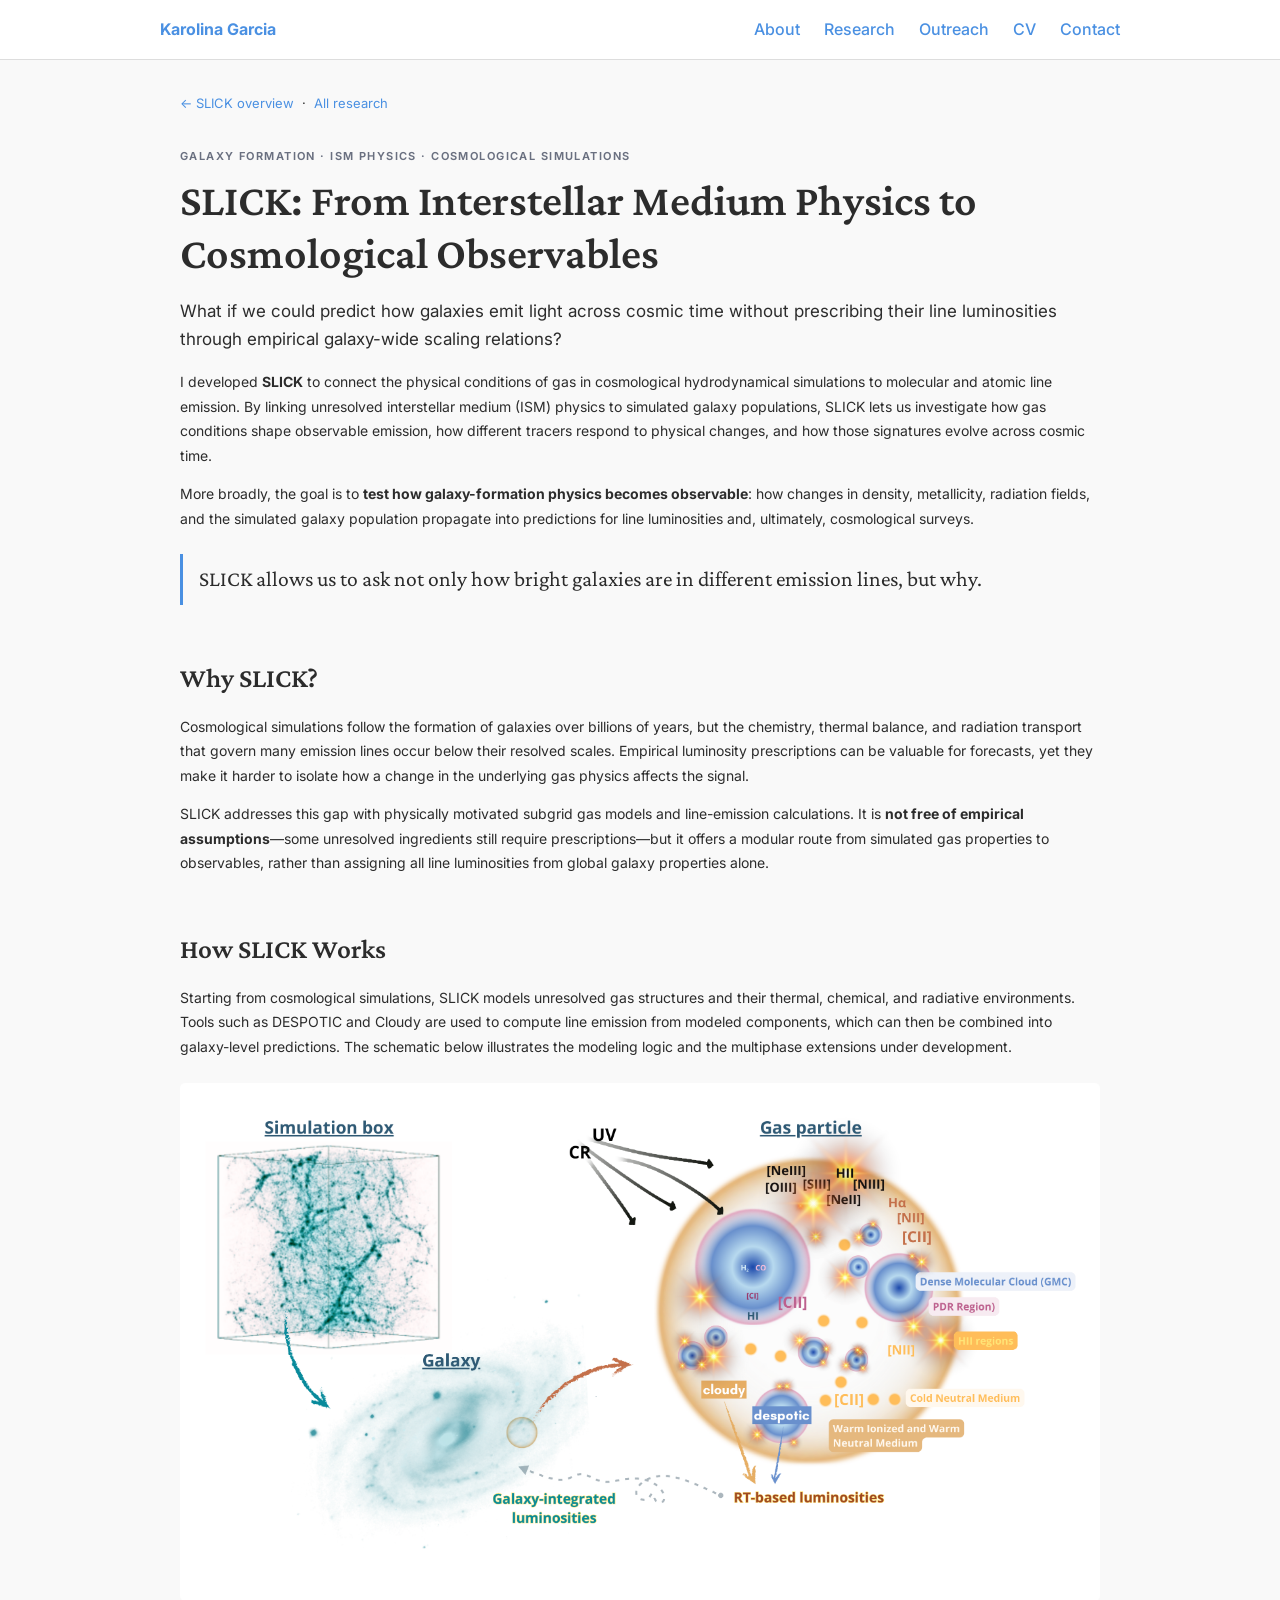
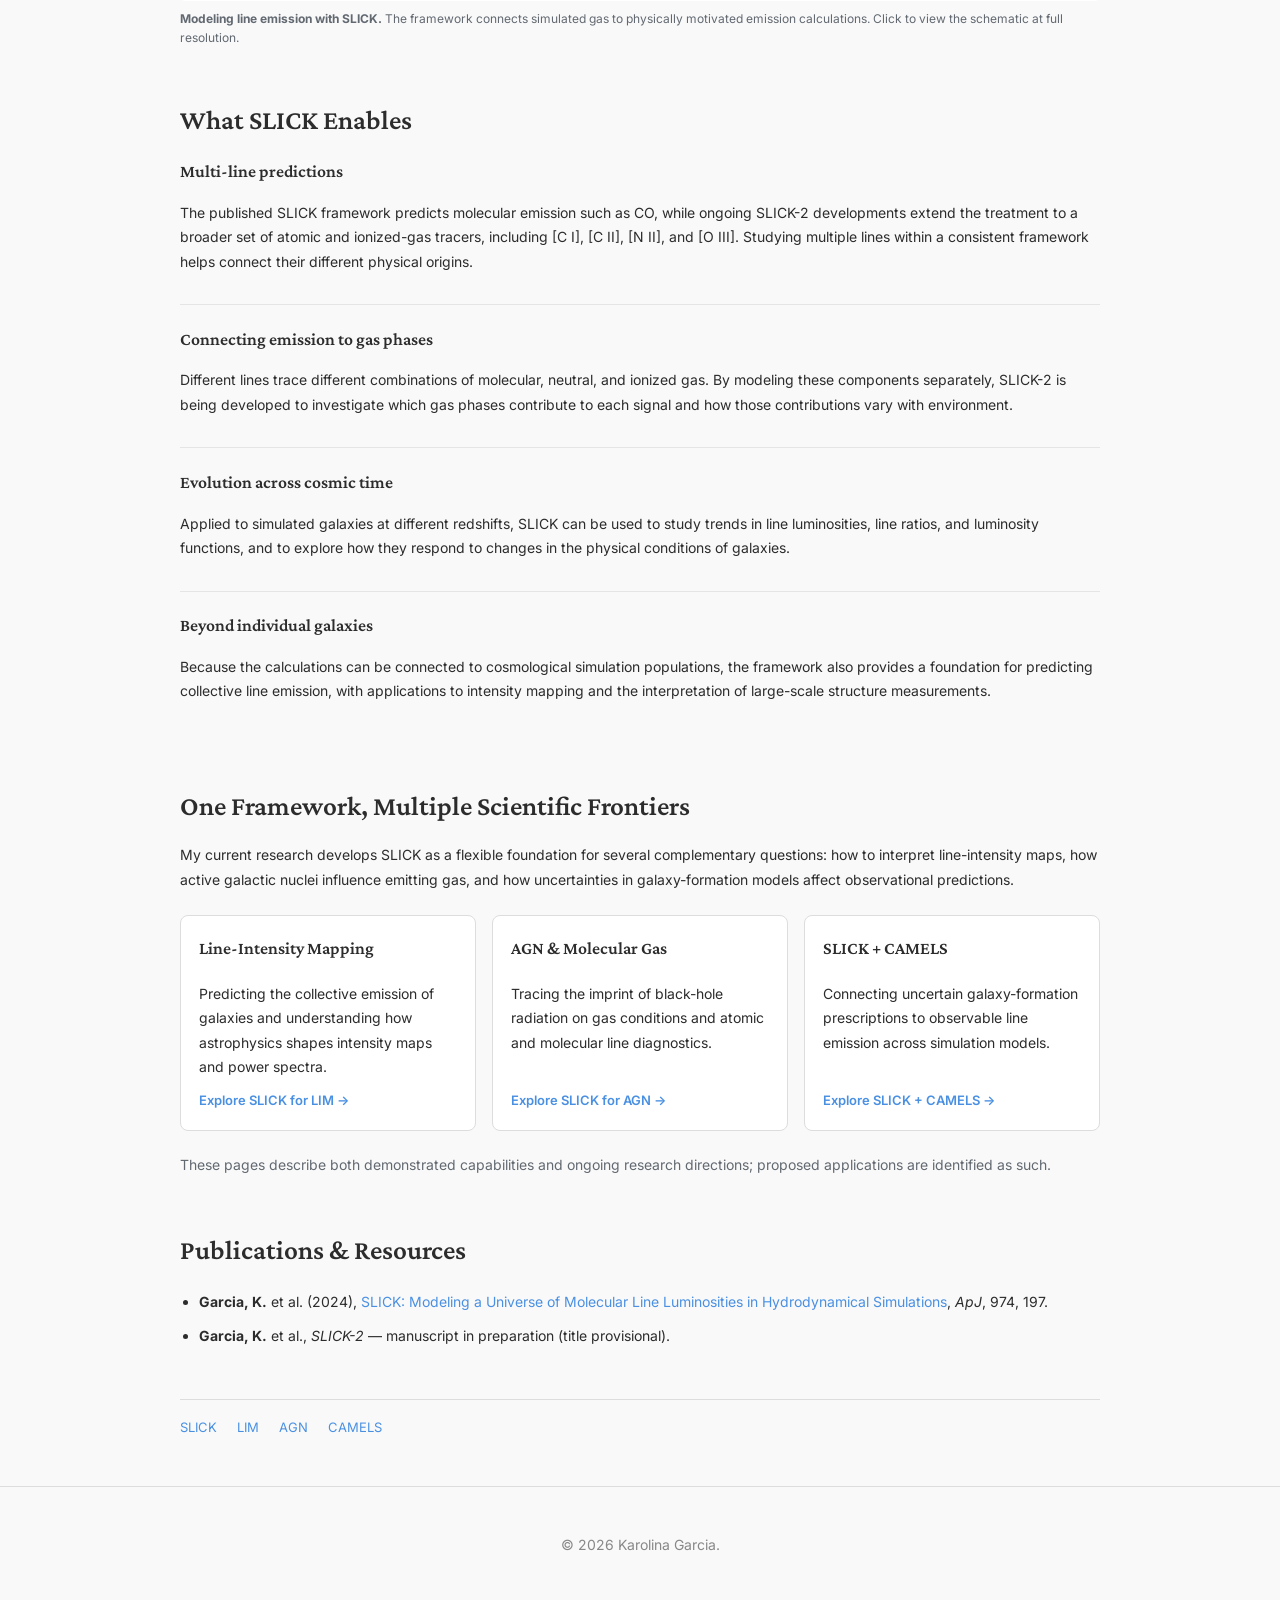
<file: research/slick.html>
<!DOCTYPE html><html lang="en"><head><meta charset="UTF-8"><meta name="viewport" content="width=device-width,initial-scale=1"><meta name="description" content="SLICK models line emission from the physics of gas in cosmological simulations."><title>SLICK — Karolina Garcia</title><link rel="stylesheet" href="../stylesheets/style.css"><style>
.project-page{max-width:920px}.project-page section{margin:0 0 3.1rem}.project-page h1{font-family:'Crimson Pro',serif;font-size:clamp(2rem,4vw,2.75rem);line-height:1.2;margin:.55rem 0 1rem}.project-page h2{font-family:'Crimson Pro',serif;font-size:1.7rem;margin:0 0 .85rem}.project-page h3{font-size:1.1rem;margin:0 0 .5rem}.project-page p,.project-page li{font-size:14px;line-height:1.75}.project-page .lead{font-size:17px;line-height:1.65}.project-page .eyebrow{font-size:11px;letter-spacing:.13em;text-transform:uppercase;color:#6a7080;font-weight:650}.project-page .back{font-size:13px;margin:0 0 2rem}.project-page .statement{border-left:3px solid #4a90e2;padding:.6rem 1rem;margin:1.4rem 0;font-family:'Crimson Pro',serif;font-size:1.35rem;line-height:1.5}.project-page figure{margin:1.5rem 0}.project-page figure img{display:block;width:100%;height:auto;border-radius:5px}.project-page figcaption{font-size:12px;line-height:1.55;color:#626971;margin-top:.6rem}.project-page .feature{padding:0 0 1rem;border-bottom:1px solid #e5e5e5;margin-bottom:1.2rem}.project-page .feature:last-child{border-bottom:0}.project-page .application-grid{display:grid;grid-template-columns:repeat(3,minmax(0,1fr));gap:1rem;margin:1.4rem 0}.project-page .application{border:1px solid #ddd;border-radius:8px;padding:1.15rem;background:white;display:flex;flex-direction:column;gap:.6rem}.project-page .application p{margin:0;flex:1}.project-page .application a{font-size:13px;font-weight:600}.project-page .muted{color:#626971}.project-page .reading{padding-left:1.2rem}.project-page .reading li{margin-bottom:.65rem}.project-page .subnav{font-size:13px;padding:1rem 0;border-top:1px solid #ddd}.project-page .subnav a{margin-right:1.25rem;display:inline-block}.project-page .kicker{font-size:12px;color:#626971}.project-page a{overflow-wrap:anywhere}@media(max-width:720px){.project-page .application-grid{grid-template-columns:1fr}.project-page .lead{font-size:16px}.project-page h2{font-size:1.5rem}}
</style></head><body><header class="top-nav"><div class="nav-container"><a href="../index.html"><strong>Karolina Garcia</strong></a><nav aria-label="Main navigation"><ul><li><a href="../index.html#about">About</a></li><li><a href="../index.html#research">Research</a></li><li><a href="../index.html#outreach">Outreach</a></li><li><a href="../index.html#cv">CV</a></li><li><a href="../index.html#contact">Contact</a></li></ul></nav></div></header><main class="container project-page"><p class="back"><a href="./slick.html">&larr; SLICK overview</a> &nbsp;·&nbsp; <a href="../index.html#research">All research</a></p><section><div class="eyebrow">Galaxy formation · ISM physics · Cosmological simulations</div><h1>SLICK: From Interstellar Medium Physics to Cosmological Observables</h1><p class="lead">What if we could predict how galaxies emit light across cosmic time without prescribing their line luminosities through empirical galaxy-wide scaling relations?</p><p>I developed <strong>SLICK</strong> to connect the physical conditions of gas in cosmological hydrodynamical simulations to molecular and atomic line emission. By linking unresolved interstellar medium (ISM) physics to simulated galaxy populations, SLICK lets us investigate how gas conditions shape observable emission, how different tracers respond to physical changes, and how those signatures evolve across cosmic time.</p><p>More broadly, the goal is to <strong>test how galaxy-formation physics becomes observable</strong>: how changes in density, metallicity, radiation fields, and the simulated galaxy population propagate into predictions for line luminosities and, ultimately, cosmological surveys.</p><div class="statement">SLICK allows us to ask not only how bright galaxies are in different emission lines, but why.</div></section>
<section><h2>Why SLICK?</h2><p>Cosmological simulations follow the formation of galaxies over billions of years, but the chemistry, thermal balance, and radiation transport that govern many emission lines occur below their resolved scales. Empirical luminosity prescriptions can be valuable for forecasts, yet they make it harder to isolate how a change in the underlying gas physics affects the signal.</p><p>SLICK addresses this gap with physically motivated subgrid gas models and line-emission calculations. It is <strong>not free of empirical assumptions</strong>—some unresolved ingredients still require prescriptions—but it offers a modular route from simulated gas properties to observables, rather than assigning all line luminosities from global galaxy properties alone.</p></section>
<section><h2>How SLICK Works</h2><p>Starting from cosmological simulations, SLICK models unresolved gas structures and their thermal, chemical, and radiative environments. Tools such as DESPOTIC and Cloudy are used to compute line emission from modeled components, which can then be combined into galaxy-level predictions. The schematic below illustrates the modeling logic and the multiphase extensions under development.</p><figure><a href="../assets/images/research/slick-workflow.png" target="_blank" rel="noopener noreferrer" aria-label="Open SLICK schematic at full size"><img src="../assets/images/research/slick-workflow.png" alt="SLICK schematic showing a simulation box, galaxy, gas particle, molecular clouds, photodissociation regions, diffuse gas and HII regions, radiative transfer calculations and galaxy-integrated line luminosities" loading="eager"></a><figcaption><strong>Modeling line emission with SLICK.</strong> The framework connects simulated gas to physically motivated emission calculations. Click to view the schematic at full resolution.</figcaption></figure></section>
<section><h2>What SLICK Enables</h2><div class="feature"><h3>Multi-line predictions</h3><p>The published SLICK framework predicts molecular emission such as CO, while ongoing SLICK-2 developments extend the treatment to a broader set of atomic and ionized-gas tracers, including [C I], [C II], [N II], and [O III]. Studying multiple lines within a consistent framework helps connect their different physical origins.</p></div><div class="feature"><h3>Connecting emission to gas phases</h3><p>Different lines trace different combinations of molecular, neutral, and ionized gas. By modeling these components separately, SLICK-2 is being developed to investigate which gas phases contribute to each signal and how those contributions vary with environment.</p></div><div class="feature"><h3>Evolution across cosmic time</h3><p>Applied to simulated galaxies at different redshifts, SLICK can be used to study trends in line luminosities, line ratios, and luminosity functions, and to explore how they respond to changes in the physical conditions of galaxies.</p></div><div class="feature"><h3>Beyond individual galaxies</h3><p>Because the calculations can be connected to cosmological simulation populations, the framework also provides a foundation for predicting collective line emission, with applications to intensity mapping and the interpretation of large-scale structure measurements.</p></div></section>
<section><h2>One Framework, Multiple Scientific Frontiers</h2><p>My current research develops SLICK as a flexible foundation for several complementary questions: how to interpret line-intensity maps, how active galactic nuclei influence emitting gas, and how uncertainties in galaxy-formation models affect observational predictions.</p><div class="application-grid"><article class="application"><h3>Line-Intensity Mapping</h3><p>Predicting the collective emission of galaxies and understanding how astrophysics shapes intensity maps and power spectra.</p><a href="./slick-lim.html">Explore SLICK for LIM &rarr;</a></article><article class="application"><h3>AGN &amp; Molecular Gas</h3><p>Tracing the imprint of black-hole radiation on gas conditions and atomic and molecular line diagnostics.</p><a href="./slick-agn.html">Explore SLICK for AGN &rarr;</a></article><article class="application"><h3>SLICK + CAMELS</h3><p>Connecting uncertain galaxy-formation prescriptions to observable line emission across simulation models.</p><a href="./slick-camels.html">Explore SLICK + CAMELS &rarr;</a></article></div><p class="muted">These pages describe both demonstrated capabilities and ongoing research directions; proposed applications are identified as such.</p></section>
<section><h2>Publications &amp; Resources</h2><ul class="reading"><li><strong>Garcia, K.</strong> et al. (2024), <a href="https://doi.org/10.3847/1538-4357/ad642c" target="_blank" rel="noopener noreferrer">SLICK: Modeling a Universe of Molecular Line Luminosities in Hydrodynamical Simulations</a>, <em>ApJ</em>, 974, 197.</li><li><strong>Garcia, K.</strong> et al., <em>SLICK-2</em> — manuscript in preparation (title provisional).</li></ul></section><nav class="subnav" aria-label="Related SLICK projects"><a href="./slick.html">SLICK</a><a href="./slick-lim.html">LIM</a><a href="./slick-agn.html">AGN</a><a href="./slick-camels.html">CAMELS</a></nav></main><footer><p>&copy; 2026 Karolina Garcia.</p></footer></body></html>
</file>
<file: stylesheets/style.css>
/* Fonts */
@import url('https://fonts.googleapis.com/css2?family=Crimson+Pro:wght@400;600&family=Inter:wght@400;600&display=swap');

:root {
  --background: #f9f9f9;
  --text: #2c2c2c;
  --accent: #4a90e2;
  --hover: #2a6496;
  --border: #ddd;
  --card-bg: #ffffff;
  --card-shadow: rgba(0, 0, 0, 0.05);
}

body {
  font-family: 'Inter', sans-serif;
  background-color: var(--background);
  color: var(--text);
  margin: 0;
  padding: 0;
  line-height: 1.7;
}

/* Typography */
h1, h2, h3, h4 {
  font-family: 'Crimson Pro', serif;
  margin-bottom: 0.5em;
  font-weight: 600;
  color: var(--text);
}

a {
  color: var(--accent);
  text-decoration: none;
}

a:hover {
  color: var(--hover);
}

/* Top Nav Bar */
.top-nav {
  width: 100%;
  background: white;
  border-bottom: 1px solid var(--border);
  padding: 1rem 0;
  position: sticky;
  top: 0;
  z-index: 10;
}

.nav-container {
  max-width: 960px;
  margin: 0 auto;
  padding: 0 1rem;
  display: flex;
  justify-content: space-between;
  align-items: center;
  flex-wrap: wrap;
}

nav ul {
  list-style: none;
  display: flex;
  gap: 1.5rem;
  margin: 0;
  padding: 0;
}

nav li {
  font-weight: 500;
}

/* Main container */
.container {
  max-width: 900px;
  margin: auto;
  padding: 2rem 1rem;
}

/* Section Spacing */
section {
  margin-bottom: 4rem;
}

/* Cards */
.card {
  background: var(--card-bg);
  padding: 1.5rem;
  border: 1px solid var(--border);
  border-radius: 8px;
  box-shadow: 0 2px 4px var(--card-shadow);
  margin-bottom: 2rem;
}

.card h3 {
  margin-top: 0;
}

.card p {
  margin: 0.5rem 0 0 0;
}

/* Footer */
footer {
  text-align: center;
  padding: 2rem;
  border-top: 1px solid var(--border);
  color: #888;
  font-size: 14px;
}

/* About Me text */
.about-text {
  font-size: 0.9rem;
  line-height: 1.65;
}

.about-text p {
  margin-top: 0;
  margin-bottom: 1rem;
}

/* Desktop: side by side */
.about-flex {
  display: flex;
  align-items: flex-start;
  gap: 2rem;
}

.about-img {
  width: 172px;
  border-radius: 8px;
  flex-shrink: 0;
  margin-top: 4px;
}

/* Mobile: first paragraph next to the image, rest below */
@media screen and (max-width: 768px) {
  .about-flex {
    flex-direction: row;
    flex-wrap: wrap;
  }

  .about-img {
    width: 78px;
  }

  .about-text {
    flex: 1;
    display: flex;
    flex-direction: column;
  }

  .about-text p {
    margin: 0 0 1rem 0;
  }

  /* Special mobile layout: first paragraph flex next to image */
  .about-text p:first-child {
    margin-top: 0;
  }

  .about-flex {
    display: flex;
    flex-direction: row;
    flex-wrap: wrap;
  }

  .about-flex > img {
    flex: 0 0 auto;
  }

  .about-flex > .about-text {
    flex: 1 1 0%;
  }

  /* Only on mobile: stack second and third paragraphs below */
  .about-text p:not(:first-child) {
    flex-basis: 100%;
  }
}


/* Research & Publications */

.research-card {
  margin-bottom: 1.5rem;
}

.research-card h3 {
  font-size: 1.4rem;
  margin-bottom: 0.8rem;
}

.research-card h4 {
  font-family: 'Inter', sans-serif;
  font-size: 0.85rem;
  font-weight: 600;
  color: #666;
  margin-top: 1.3rem;
  margin-bottom: 0.5rem;
}

.publication-list {
  margin: 0;
  padding-left: 1.3rem;
}

.publication-list li {
  font-size: 0.9rem;
  line-height: 1.6;
  margin-bottom: 0.6rem;
}

.publication-list li:last-child {
  margin-bottom: 0;
}

.pub-status {
  color: #777;
  font-style: italic;
}

.publication-footer {
  font-size: 0.9rem;
  text-align: right;
  margin-top: 1rem;
}

/* Consistent text size across the website */

#research > p,
#research .card p,
#research .publication-list li,
#outreach p,
#cv p,
#contact p {
  font-size: 14px;
  line-height: 1.65;
}

/* Research headings */
#research .card h3 {
  font-size: 20px;
}

#research .card h4 {
  font-size: 13px;
}


/* SLICK project page */

.slick-page {
  max-width: 850px;
}

.slick-page h1 {
  font-family: 'Crimson Pro', serif;
  font-size: 2.3rem;
  line-height: 1.2;
  margin-bottom: 0.8rem;
}

.slick-page h2 {
  font-size: 1.7rem;
  margin-bottom: 1rem;
}

.slick-page p,
.slick-page li {
  font-size: 15px;
  line-height: 1.75;
}

.slick-page section {
  margin-bottom: 3rem;
}

.slick-subtitle {
  color: #777;
  font-size: 13px !important;
  margin-bottom: 2rem;
}

.back-link {
  font-size: 13px !important;
  margin-bottom: 2rem;
}

.slick-highlight {
  background: #f0f5fb;
  border-left: 3px solid var(--accent);
  padding: 1.2rem 1.5rem;
  margin-top: 1.5rem;
  font-size: 15px;
  line-height: 1.7;
}

.slick-questions {
  padding-left: 1.4rem;
}

.slick-questions li {
  margin-bottom: 0.7rem;
}

.project-status {
  color: #666;
  font-size: 14px !important;
}

@media screen and (max-width: 768px) {
  .slick-page h1 {
    font-size: 1.8rem;
  }

  .slick-page h2 {
    font-size: 1.4rem;
  }
}


/* Research section */
#research.research-program {
  font-family: 'Inter', sans-serif;
  color: var(--text, #2c2c2c);
}

#research .research-eyebrow {
  font-size: 10px !important;
  letter-spacing: .11em;
  text-transform: uppercase;
  font-weight: 700;
  color: #777;
  margin: 0 0 12px;
}

#research .research-vision {
  margin: 1.5rem 0 2rem;
}

#research .research-vision h3 {
  font-family: 'Crimson Pro', Georgia, serif;
  font-size: clamp(23px, 3vw, 30px);
  line-height: 1.18;
  font-weight: 600;
  margin: 0 0 15px;
}

#research .research-vision p:not(.research-eyebrow),
#research .research-core > p,
#research .research-direction p,
#research .research-other p {
  font-size: 14px;
  line-height: 1.7;
}

#research .research-core {
  background: #fff;
  border: 1px solid var(--border, #ddd);
  border-radius: 9px;
  padding: clamp(20px, 3vw, 30px);
  margin: 1.5rem 0 2.5rem;
}

#research .research-core-top {
  display: flex;
  align-items: baseline;
  justify-content: space-between;
  gap: 12px;
}

#research .research-role {
  font-size: 10px;
  color: #777;
  text-transform: uppercase;
  letter-spacing: .06em;
  white-space: nowrap;
}

#research .research-core > h3 {
  font-family: 'Crimson Pro', Georgia, serif;
  font-size: 31px;
  margin: 0 0 1px;
}

#research .research-subtitle {
  margin: 0 0 14px;
  color: #666;
  font-size: 14px;
}

#research .research-core > h4 {
  font-size: 12px;
  text-transform: uppercase;
  letter-spacing: .05em;
  margin: 22px 0 8px;
}

#research .research-pubs {
  padding-left: 18px;
  margin: 7px 0 14px;
}

#research .research-pubs li {
  font-size: 12px !important;
  line-height: 1.55;
  margin-bottom: 7px;
}

#research .research-link {
  font-size: 13px;
  font-weight: 600;
  margin-top: 17px;
}

#research .research-directions {
  border-top: 1px solid #e7e7e7;
  padding-top: 22px;
  margin-top: 23px;
}

#research .research-direction-grid {
  display: grid;
  grid-template-columns: repeat(3, minmax(0, 1fr));
  gap: 12px;
}

#research .research-direction {
  border: 1px solid #e3e3e3;
  border-radius: 7px;
  padding: 16px;
  display: flex;
  flex-direction: column;
  min-width: 0;
}

#research .research-direction h4 {
  font-family: 'Crimson Pro', Georgia, serif;
  font-size: 20px;
  line-height: 1.18;
  margin: 0 0 9px;
}

#research .research-direction p {
  font-size: 12px;
  line-height: 1.6;
  color: #555;
  margin: 0 0 12px;
}

#research .research-direction h5 {
  border-top: 1px solid #eee;
  padding-top: 12px;
  margin: auto 0 5px;
  font-size: 10px;
  letter-spacing: .05em;
  text-transform: uppercase;
  color: #777;
}

#research .research-direction .research-pubs {
  padding-left: 15px;
  margin-bottom: 12px;
}

#research .research-direction .research-pubs li {
  font-size: 11px !important;
}

#research .research-card-link {
  display: inline-block;
  margin-top: auto;
  padding-top: 7px;
  font-size: 12px;
  font-weight: 600;
}

#research .research-additional {
  margin-top: 10px;
}

#research .research-other {
  padding: 15px 0;
  border-bottom: 1px solid #e8e8e8;
}

#research .research-other:last-child {
  border-bottom: 0;
}

#research .research-other h3 {
  font-family: 'Crimson Pro', Georgia, serif;
  font-size: 21px;
  margin: 0 0 5px;
}

#research .research-other p {
  margin: 0 0 8px;
}

#research a {
  color: var(--accent, #4a90e2);
  text-decoration: none;
}

#research a:hover {
  text-decoration: underline;
}

@media (max-width: 740px) {
  #research .research-direction-grid {
    grid-template-columns: 1fr;
  }

  #research .research-direction {
    padding: 16px 18px;
  }

  #research .research-direction h5 {
    margin-top: 4px;
  }

  #research .research-role {
    font-size: 9px;
  }
}
</file>
